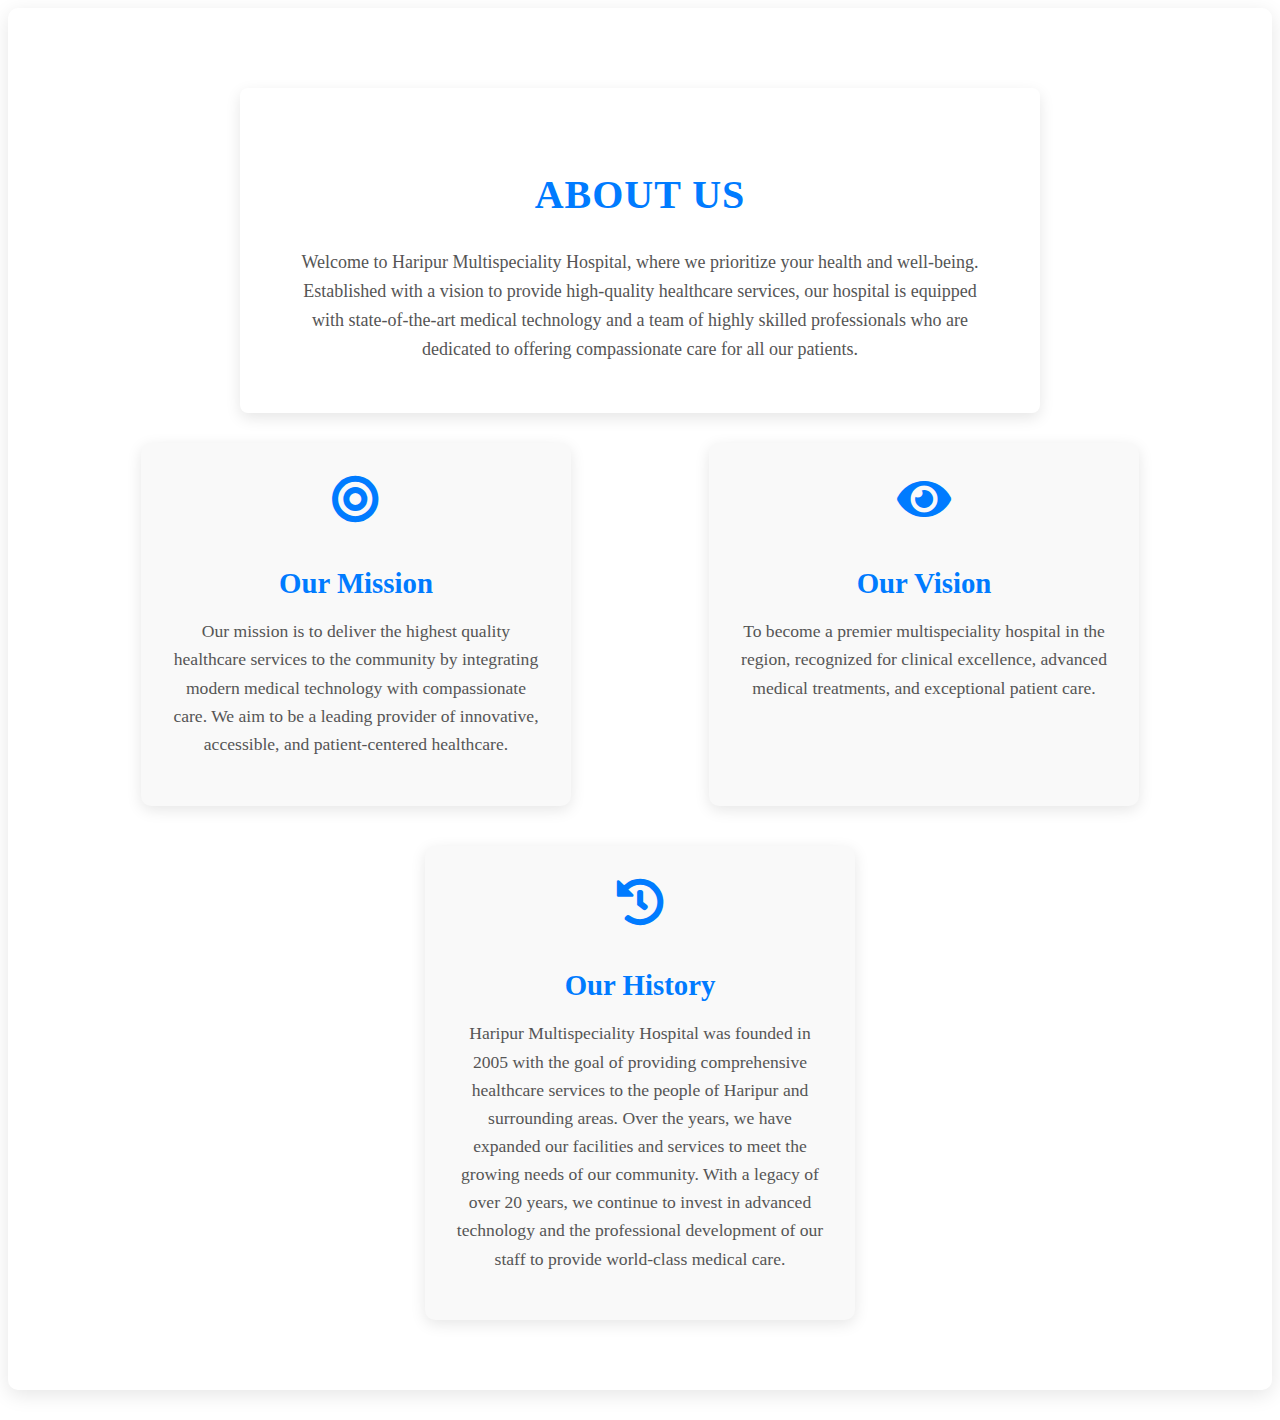
<file: about.html>
<!DOCTYPE html>
<html lang="en">
<head>
    <meta charset="UTF-8">
    <meta name="viewport" content="width=device-width, initial-scale=1.0">
    <title>About Us | Haripur Multispeciality Hospital</title>
    <link rel="stylesheet" href="about.css">
    <link rel="stylesheet" href="https://cdnjs.cloudflare.com/ajax/libs/font-awesome/5.15.4/css/all.min.css"> <!-- Font Awesome CDN -->
</head>
<body>
    

    

    <!-- Mission, Vision, and History Section -->
    <section class="mission-vision-history">
        <div class="about">
            <div class="container">
                <h2>About Us</h2>
                <p>Welcome to Haripur Multispeciality Hospital, where we prioritize your health and well-being. Established with a vision to provide high-quality healthcare services, our hospital is equipped with state-of-the-art medical technology and a team of highly skilled professionals who are dedicated to offering compassionate care for all our patients.</p>
            </div>
        </div>
        <div class="container">
            <div class="mission-vision-history-container">
                <!-- Mission Block -->
                <div class="mission-vision-card">
                    <div class="icon">
                        <i class="fas fa-bullseye"></i>
                    </div>
                    <h4>Our Mission</h4>
                    <p>Our mission is to deliver the highest quality healthcare services to the community by integrating modern medical technology with compassionate care. We aim to be a leading provider of innovative, accessible, and patient-centered healthcare.</p>
                </div>

                <!-- Vision Block -->
                <div class="mission-vision-card">
                    <div class="icon">
                        <i class="fas fa-eye"></i>
                    </div>
                    <h4>Our Vision</h4>
                    <p>To become a premier multispeciality hospital in the region, recognized for clinical excellence, advanced medical treatments, and exceptional patient care.</p>
                </div>

                <!-- History Block -->
                <div class="mission-vision-card">
                    <div class="icon">
                        <i class="fas fa-history"></i>
                    </div>
                    <h4>Our History</h4>
                    <p>Haripur Multispeciality Hospital was founded in 2005 with the goal of providing comprehensive healthcare services to the people of Haripur and surrounding areas. Over the years, we have expanded our facilities and services to meet the growing needs of our community. With a legacy of over 20 years, we continue to invest in advanced technology and the professional development of our staff to provide world-class medical care.</p>
                </div>
            </div>
        </div>
    </section>

    
</body>
</html>
</file>
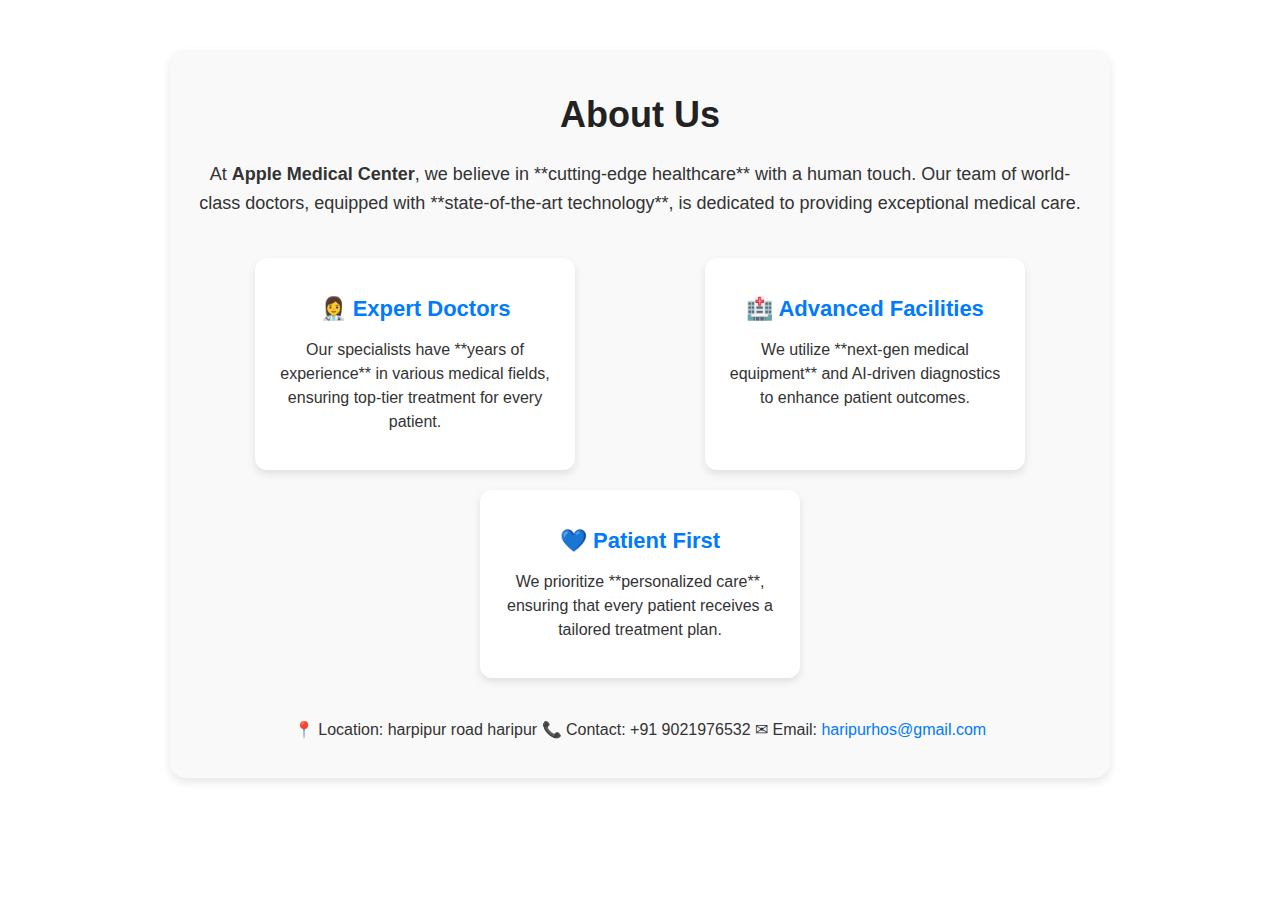
<file: about_us.html>
<!DOCTYPE html>
<html lang="en">
<head>
    <meta charset="UTF-8">
    <meta name="viewport" content="width=device-width, initial-scale=1.0">
    <title>About Us - Apple-Style</title>
    <link rel="stylesheet" href="styles3.css">
</head>
<body>

    <div class="about-container">
        <h1>About Us</h1>
        <p class="intro">
            At <strong>Apple Medical Center</strong>, we believe in **cutting-edge healthcare** with a human touch.  
            Our team of world-class doctors, equipped with **state-of-the-art technology**, is dedicated to providing exceptional medical care.
        </p>

        <div class="about-cards">
            <div class="card">
                <h2>👩‍⚕️ Expert Doctors</h2>
                <p>Our specialists have **years of experience** in various medical fields, ensuring top-tier treatment for every patient.</p>
            </div>
            <div class="card">
                <h2>🏥 Advanced Facilities</h2>
                <p>We utilize **next-gen medical equipment** and AI-driven diagnostics to enhance patient outcomes.</p>
            </div>
            <div class="card">
                <h2>💙 Patient First</h2>
                <p>We prioritize **personalized care**, ensuring that every patient receives a tailored treatment plan.</p>
            </div>
        </div>

        <p class="contact-info">
            📍 Location: harpipur road haripur 
            📞 Contact: +91 9021976532
            ✉ Email: <a href="mailto:info@applemedical.com">haripurhos@gmail.com</a>
        </p>
    </div>

</body>
</html>
</file>
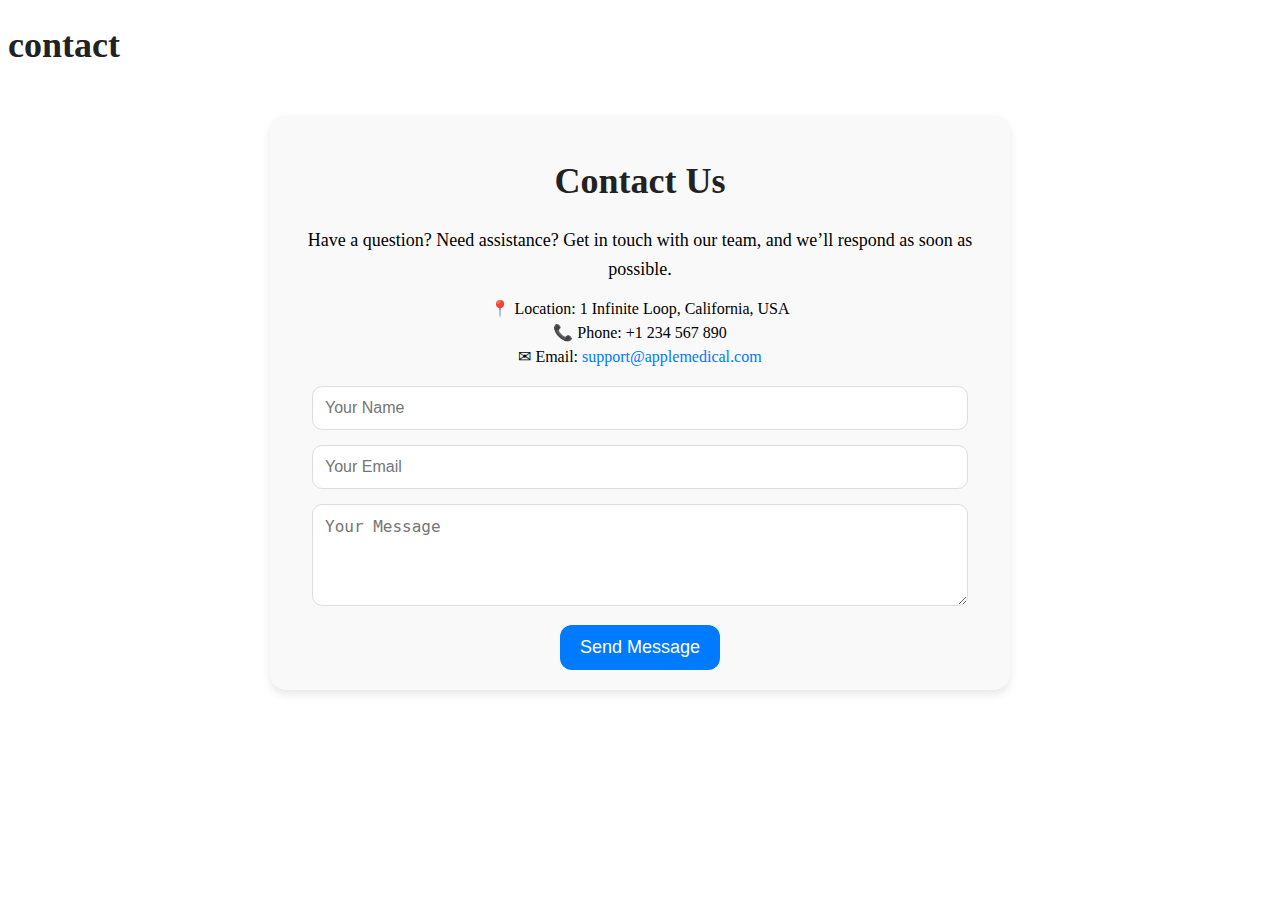
<file: contact_us.html>
<!DOCTYPE html>
<html lang="en">
<head>
    <meta charset="UTF-8">
    <meta name="viewport" content="width=device-width, initial-scale=1.0">
    <title>Contact Us - Apple-Style</title>
    <link rel="stylesheet" href="styles4.css">
</head>
<body>
<h1>contact</h1>
    <div class="contact-container">
        <h1>Contact Us</h1>
        <p class="contact-intro">
            Have a question? Need assistance? Get in touch with our team, and we’ll respond as soon as possible.
        </p>

        <div class="contact-info">
            <p>📍 Location: 1 Infinite Loop, California, USA</p>
            <p>📞 Phone: +1 234 567 890</p>
            <p>✉ Email: <a href="mailto:support@applemedical.com">support@applemedical.com</a></p>
        </div>

        <form class="contact-form">
            <div class="input-group">
                <input type="text" placeholder="Your Name" required>
            </div>
            <div class="input-group">
                <input type="email" placeholder="Your Email" required>
            </div>
            <div class="input-group">
                <textarea placeholder="Your Message" rows="4" required></textarea>
            </div>
            <button type="submit">Send Message</button>
        </form>
    </div>

</body>
</html>
</file>
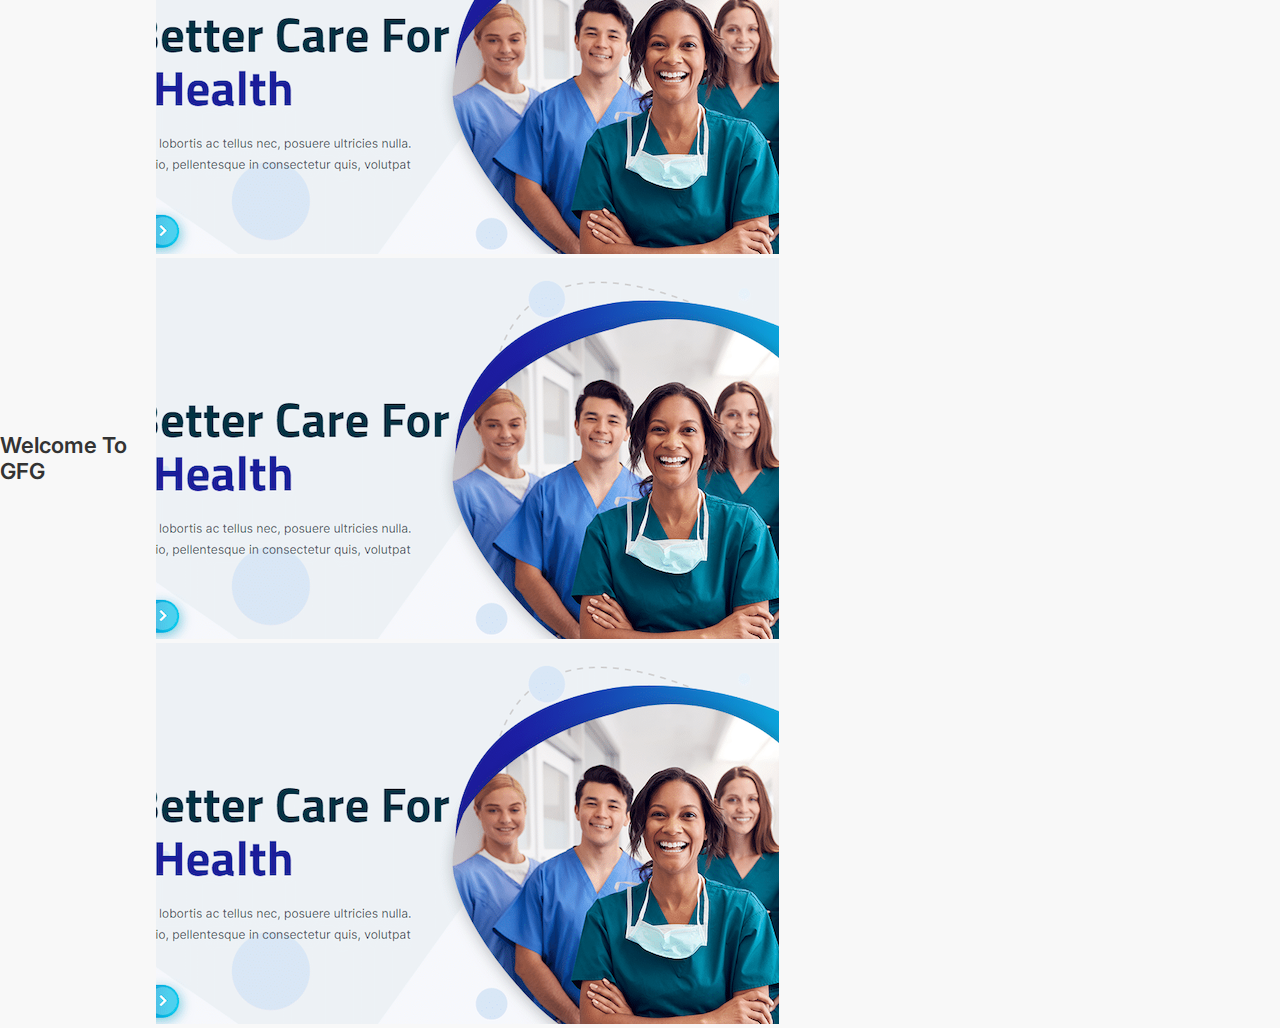
<file: index2.html>
<!DOCTYPE html>
<html>

<head>
    <title>Page Title</title>
</head>
<link rel="stylesheet" href="styles2.css">
<body>
    <h2>Welcome To GFG</h2>
    <section class="container">
        <div class="slider-wrapper">
            <div class="slider">
                <img id="slide-1" src="mecare-hospital-website-template.png" alt="3D rendering of an imaginary orange planet in space" />
                <img id="slide-2" src="mecare-hospital-website-template.png" alt="3D rendering of an imaginary green planet in space" />
                <img id="slide-3" src="mecare-hospital-website-template.png" alt="3D rendering of an imaginary blue planet in space" />
            </div>
            <div class="slider-nav">
                <a href="#slide-1"></a>
                <a href="#slide-2"></a>
                <a href="#slide-3"></a>
            </div>
        </div>
    </section>
</body>

</html>
</file>
<file: about.css>
/* About Section Styling */
.about {
    background-color: #fff;
    padding: 50px 0;
    text-align: center;
    box-shadow: 0 5px 15px rgba(0, 0, 0, 0.1);
    border-radius: 8px;
    margin: 20px auto;
    max-width: 800px;
    transform: scale(1);
    transition: transform 0.3s ease-in-out;
}

/* Hover effect to make the section interactive */
.about:hover {
    transform: scale(1.05);
}

/* Container Styling */
.container {
    padding: 0 15px;
}

/* Title Styling */
.about h2 {
    font-size: 36px;
    font-weight: bold;
    color: #007BFF;
    margin-bottom: 20px;
    text-transform: uppercase;
    letter-spacing: 1px;
    animation: fadeIn 1s ease-out;
}

/* Paragraph Styling */
.about p {
    font-size: 18px;
    line-height: 1.6;
    color: #555;
    max-width: 700px;
    margin: 0 auto;
    animation: fadeIn 1.5s ease-out;
}

/* FadeIn Animation */
@keyframes fadeIn {
    0% {
        opacity: 0;
        transform: translateY(20px);
    }
    100% {
        opacity: 1;
        transform: translateY(0);
    }
}

/* Responsive Design */
@media (max-width: 768px) {
    .about h2 {
        font-size: 30px;
    }

    .about p {
        font-size: 16px;
    }
}


/* Mission, Vision, and History Section */
.mission-vision-history {
    background-color: #ffffff;
    padding: 60px 0;
    margin-bottom: 30px;
    border-radius: 10px;
    box-shadow: 0 5px 20px rgba(0, 0, 0, 0.1);
}

.mission-vision-history h2 {
    font-size: 2.5rem;
    text-align: center;
    margin-bottom: 30px;
    color: #007BFF;
    text-transform: uppercase;
}

.mission-vision-history-container {
    display: flex;
    justify-content: space-evenly;
    gap: 20px;
    flex-wrap: wrap;
}

.mission-vision-card {
    background-color: #f9f9f9;
    padding: 30px;
    border-radius: 10px;
    box-shadow: 0 4px 15px rgba(0, 0, 0, 0.1);
    width: 30%;
    text-align: center;
    transition: transform 0.3s ease, box-shadow 0.3s ease, background-color 0.3s ease;
    margin: 10px 0;
}

.mission-vision-card:hover {
    transform: translateY(-10px);
    box-shadow: 0 8px 25px rgba(0, 0, 0, 0.2);
    background-color: #e9f5ff; /* Light blue background on hover */
}

.mission-vision-card .icon {
    font-size: 3rem;
    margin-bottom: 15px;
    color: #007BFF;
}

.mission-vision-card h4 {
    font-size: 1.8rem;
    margin-bottom: 15px;
    color: #007BFF;
    font-weight: bold;
}

.mission-vision-card p {
    font-size: 1.1rem;
    color: #555;
    line-height: 1.6;
}
</file>
<file: styles3.css>
body {
    font-family: 'San Francisco', Arial, sans-serif;
    background: #fff;
    color: #333;
    margin: 0;
    padding: 0;
    text-align: center;
}

.about-container {
    max-width: 900px;
    margin: 50px auto;
    padding: 20px;
    background: #f9f9f9;
    border-radius: 16px;
    box-shadow: 0 4px 10px rgba(0, 0, 0, 0.1);
    transition: all 0.3s ease-in-out;
}

.about-container:hover {
    box-shadow: 0 6px 15px rgba(0, 0, 0, 0.15);
}

h1 {
    font-size: 36px;
    font-weight: 700;
    color: #222;
}

.intro {
    font-size: 18px;
    margin: 15px 0;
    line-height: 1.6;
}

.about-cards {
    display: flex;
    justify-content: space-around;
    margin: 30px 0;
    flex-wrap: wrap;
}

.card {
    background: #fff;
    padding: 20px;
    border-radius: 12px;
    box-shadow: 0 4px 8px rgba(0, 0, 0, 0.1);
    transition: transform 0.3s ease-in-out, box-shadow 0.3s ease-in-out;
    width: 280px;
    margin: 10px;
}

.card:hover {
    transform: translateY(-5px);
    box-shadow: 0 6px 12px rgba(0, 0, 0, 0.15);
}

h2 {
    font-size: 22px;
    color: #007aff;
    margin-bottom: 10px;
}

p {
    font-size: 16px;
    line-height: 1.5;
}

.contact-info {
    margin-top: 20px;
    font-size: 16px;
}

.contact-info a {
    color: #007aff;
    text-decoration: none;
    font-weight: 500;
    transition: color 0.3s ease-in-out;
}

.contact-info a:hover {
    color: #0056b3;
}
</file>
<file: styles4.css>
.contact-container {
    max-width: 700px;
    margin: 50px auto;
    padding: 20px;
    background: #f9f9f9;
    border-radius: 16px;
    box-shadow: 0 4px 10px rgba(0, 0, 0, 0.1);
    text-align: center;
    transition: all 0.3s ease-in-out;
}

.contact-container:hover {
    box-shadow: 0 6px 15px rgba(0, 0, 0, 0.15);
}

h1 {
    font-size: 36px;
    font-weight: 700;
    color: #222;
}

.contact-intro {
    font-size: 18px;
    margin: 15px 0;
    line-height: 1.6;
}

.contact-info p {
    font-size: 16px;
    margin: 5px 0;
}

.contact-info a {
    color: #007aff;
    text-decoration: none;
    font-weight: 500;
    transition: color 0.3s ease-in-out;
}

.contact-info a:hover {
    color: #0056b3;
}

.contact-form {
    margin-top: 20px;
}

.input-group {
    margin-bottom: 15px;
}

.input-group input, 
.input-group textarea {
    width: 90%;
    padding: 12px;
    border: 1px solid #ddd;
    border-radius: 10px;
    font-size: 16px;
    transition: all 0.3s ease-in-out;
    outline: none;
}

.input-group input:focus, 
.input-group textarea:focus {
    border-color: #007aff;
    box-shadow: 0 0 5px rgba(0, 122, 255, 0.5);
}

button {
    background: #007aff;
    color: white;
    font-size: 18px;
    padding: 12px 20px;
    border: none;
    border-radius: 12px;
    cursor: pointer;
    transition: all 0.3s ease-in-out;
}

button:hover {
    background: #0056b3;
    transform: translateY(-2px);
}
</file>
<file: styles2.css>
@import url('https://fonts.googleapis.com/css2?family=Inter:wght@300;400;600&display=swap');

* {
    margin: 0;
    padding: 0;
    box-sizing: border-box;
    font-family: 'Inter', sans-serif;
}

body {
    display: flex;
    justify-content: center;
    align-items: center;
    height: 100vh;
    background: #f8f8f8;
}

.container {
    display: flex;
    justify-content: center;
    align-items: center;
    width: 100%;
}

.profile-card {
    width: 350px;
    background: white;
    border-radius: 15px;
    box-shadow: 0 10px 30px rgba(0, 0, 0, 0.1);
    padding: 25px;
    text-align: center;
    transition: transform 0.3s ease-in-out;
}

.profile-card:hover {
    transform: translateY(-8px);
    box-shadow: 0 15px 40px rgba(0, 0, 0, 0.15);
}

.profile-image img {
    width: 120px;
    height: 120px;
    border-radius: 50%;
    border: 4px solid #ddd;
    transition: transform 0.3s ease-in-out;
}

.profile-card:hover .profile-image img {
    transform: scale(1.05);
}

h2 {
    margin-top: 15px;
    font-size: 22px;
    font-weight: 600;
    color: #333;
}

.specialty {
    font-size: 16px;
    font-weight: 500;
    color: #555;
}

.bio {
    font-size: 14px;
    color: #777;
    margin: 10px 0;
    line-height: 1.5;
}

.social-icons {
    margin-top: 12px;
}

.social-icons a {
    display: inline-block;
    width: 36px;
    height: 36px;
    line-height: 36px;
    text-align: center;
    border-radius: 50%;
    background: #eee;
    color: #333;
    font-size: 18px;
    margin: 5px;
    transition: 0.3s;
}

.social-icons a:hover {
    background: #000;
    color: white;
    transform: scale(1.1);
}

.appointment-btn {
    margin-top: 15px;
    padding: 12px 18px;
    border: none;
    background: black;
    color: white;
    font-size: 16px;
    border-radius: 8px;
    cursor: pointer;
    transition: 0.3s ease-in-out;
}

.appointment-btn:hover {
    background: #333;
    transform: scale(1.05);
}

.doctor-info {
    margin-top: 20px;
    padding: 15px;
    background: #f9f9f9;
    border-radius: 12px;
    box-shadow: inset 0 3px 6px rgba(0, 0, 0, 0.05);
    font-size: 16px;
    color: #333;
    transition: all 0.3s ease-in-out;
}

.doctor-info h3 {
    font-size: 22px;
    font-weight: 600;
    margin-bottom: 10px;
    color: #222;
}

.doctor-info p {
    margin: 8px 0;
    line-height: 1.6;
}

.doctor-info a {
    color: #007aff; /* Apple Blue */
    text-decoration: none;
    font-weight: 500;
    transition: color 0.3s ease-in-out;
}

.doctor-info a:hover {
    color: #0056b3;
}

.profile-card:hover .doctor-info {
    background: #efefef;
}
</file>
